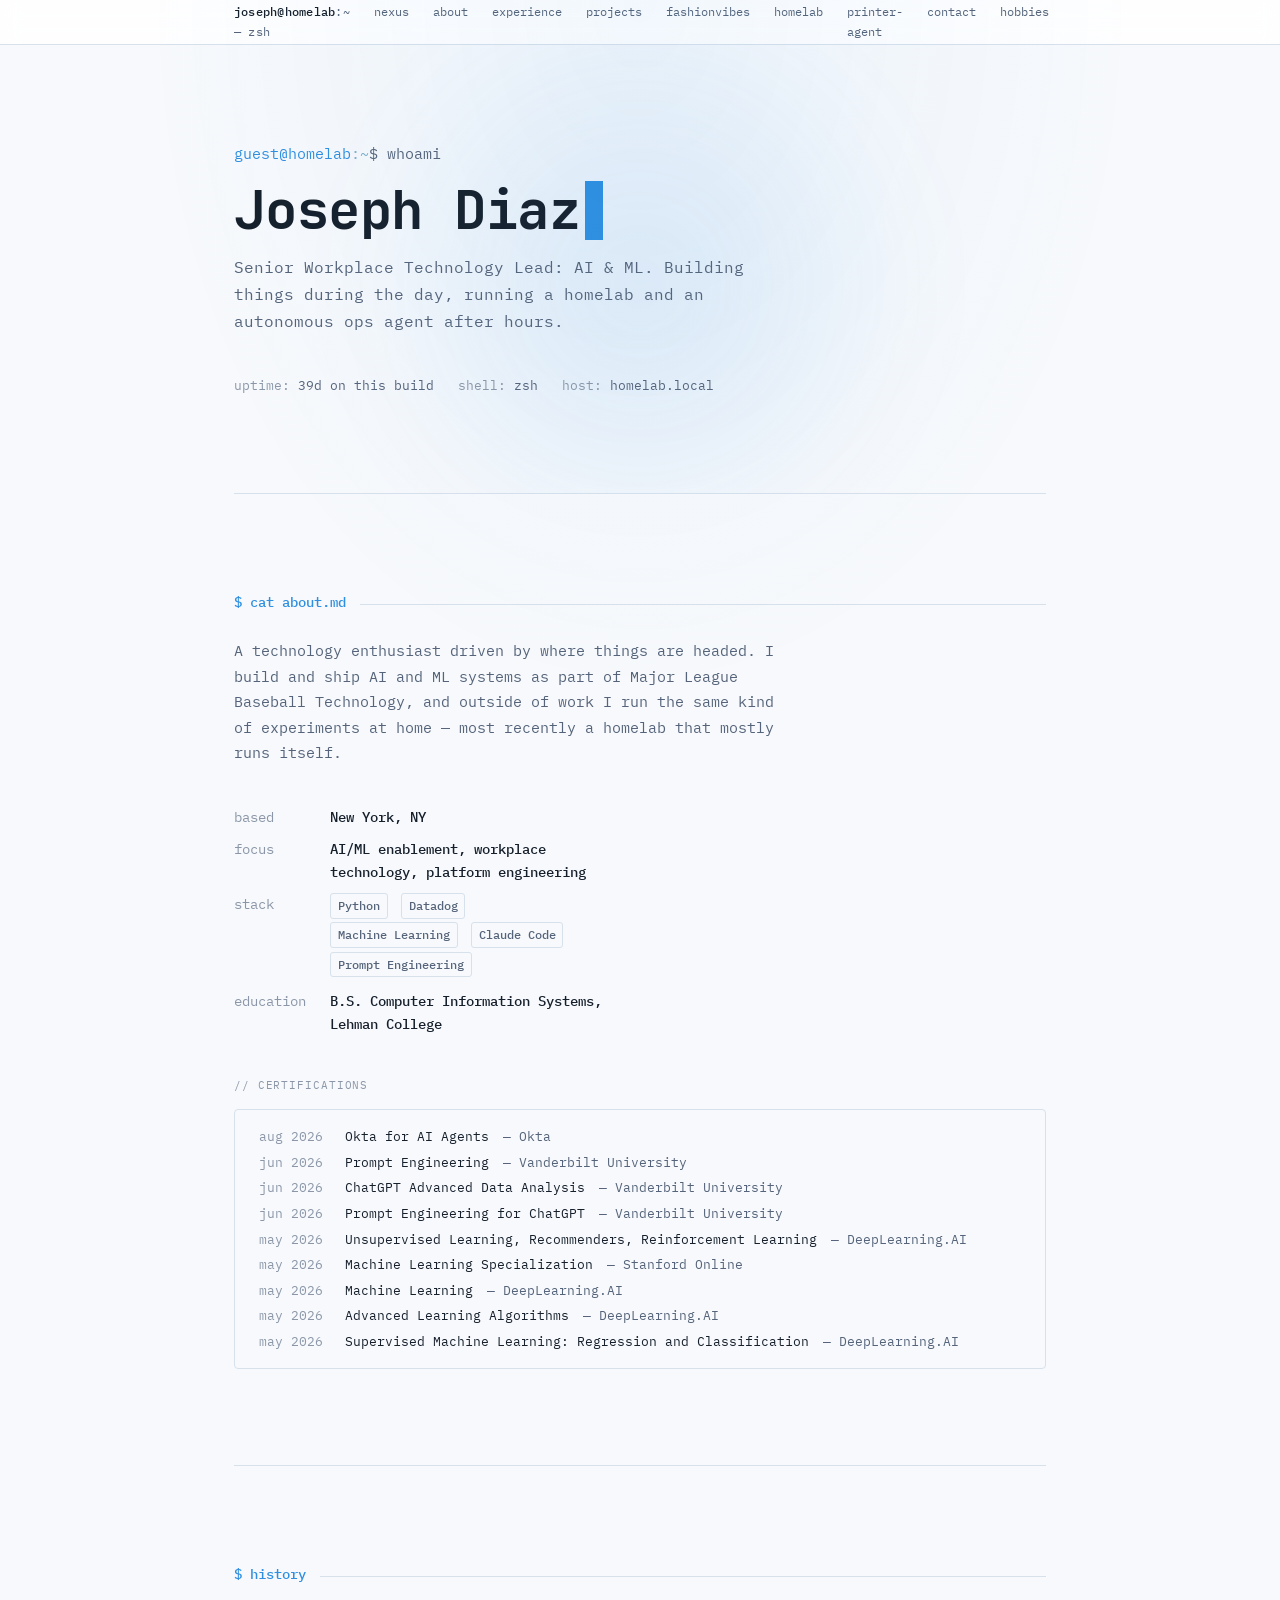
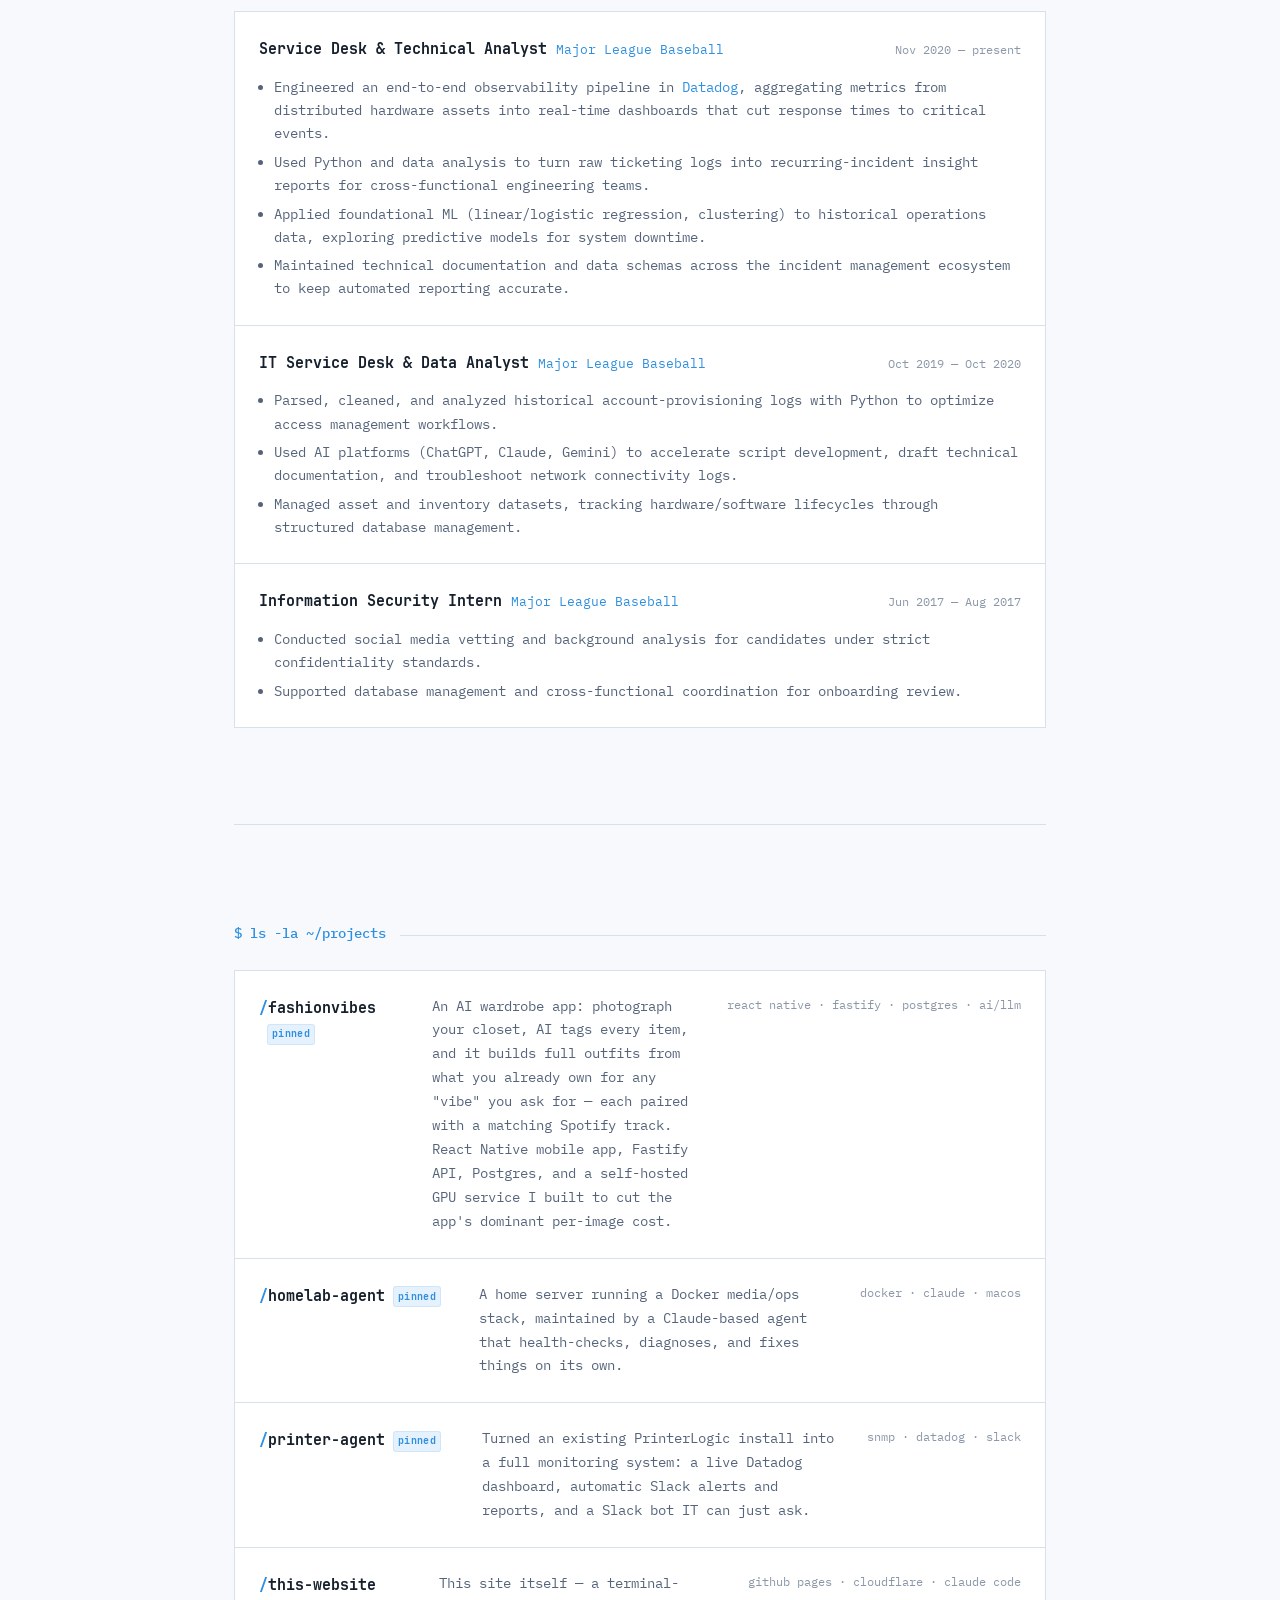
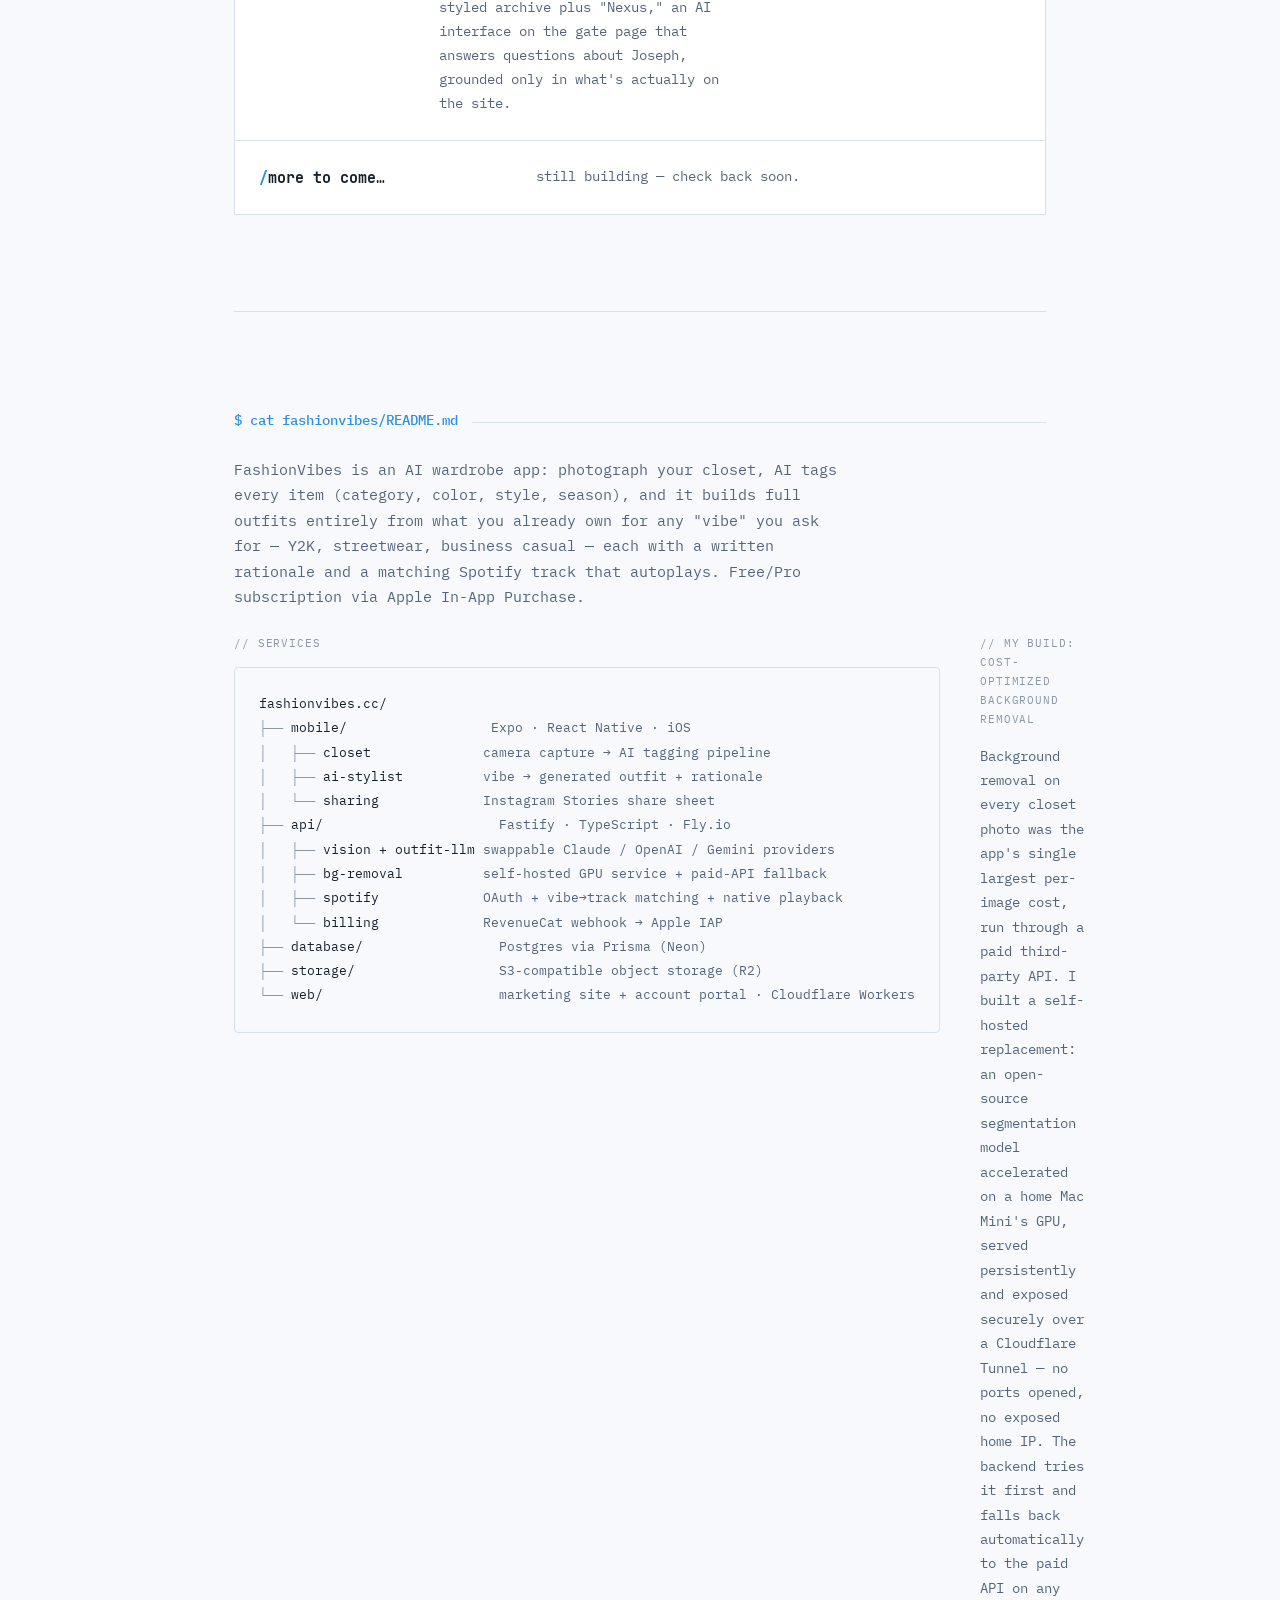
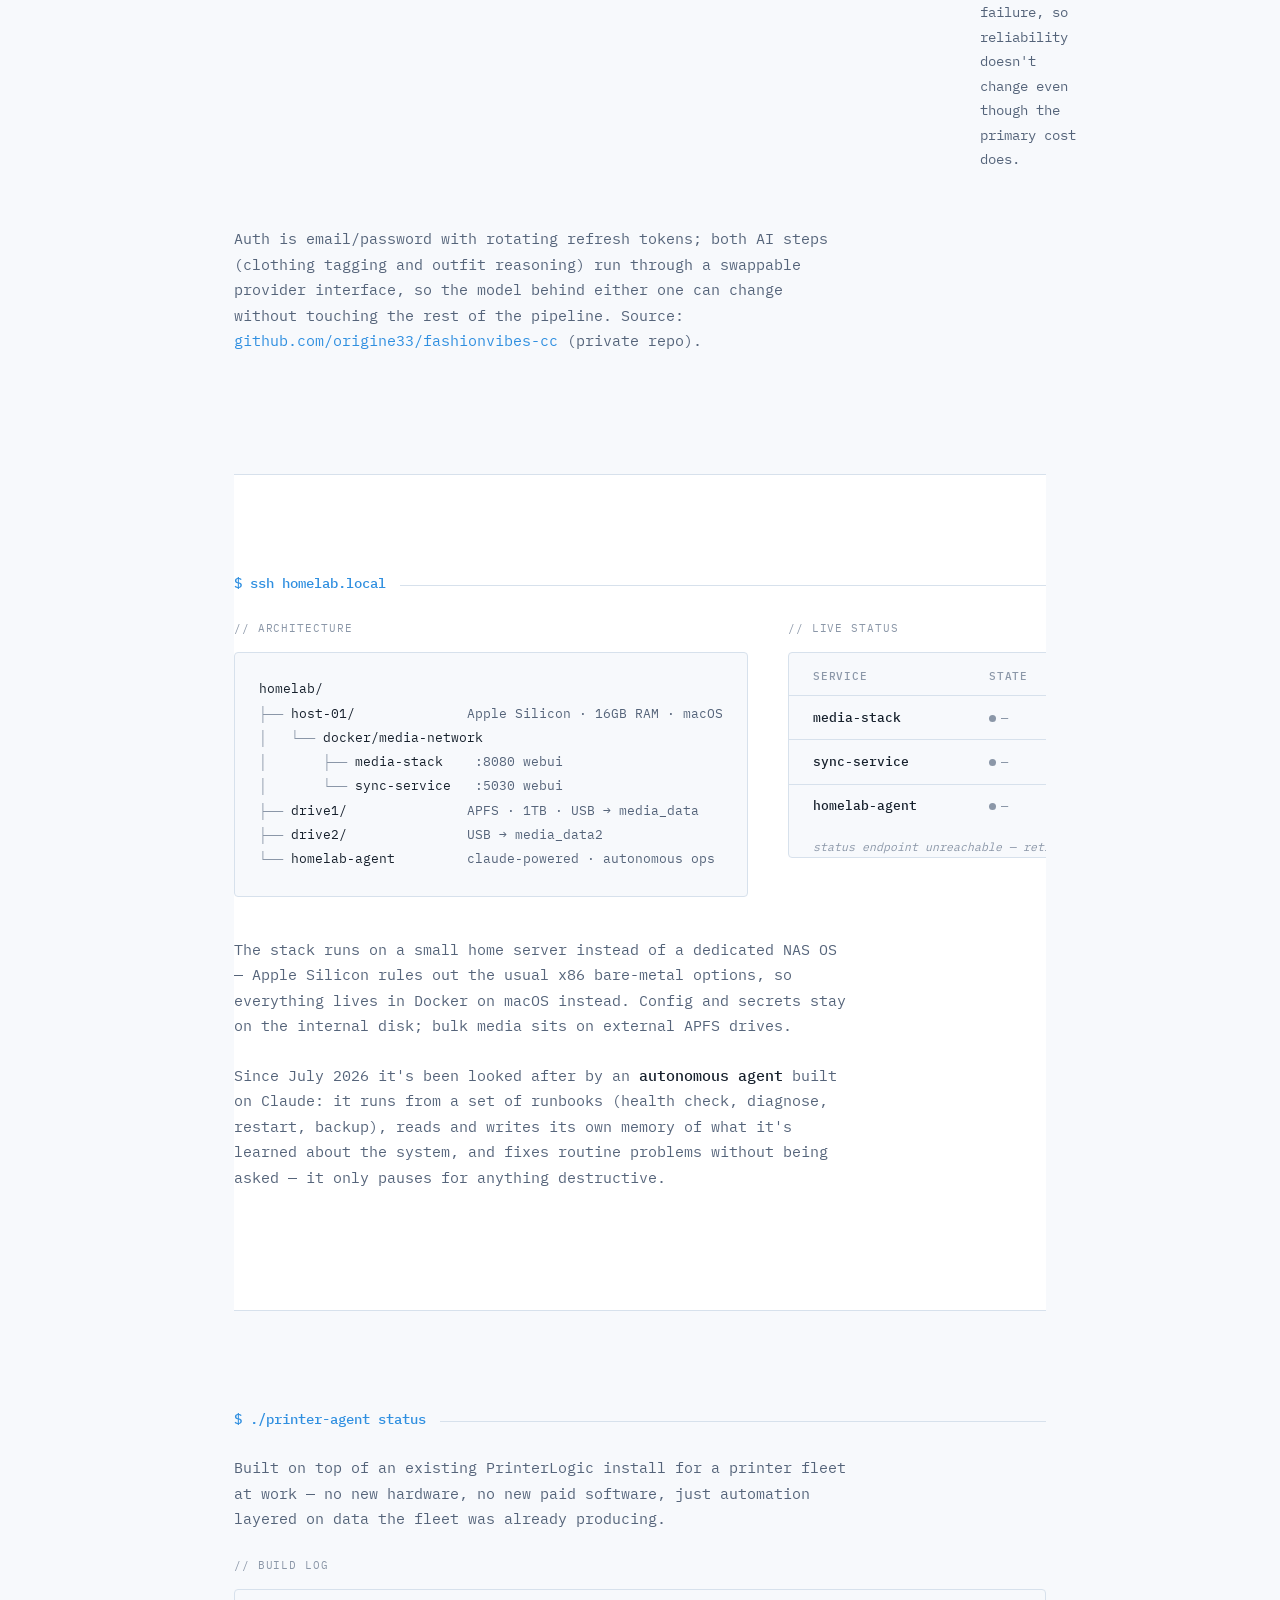
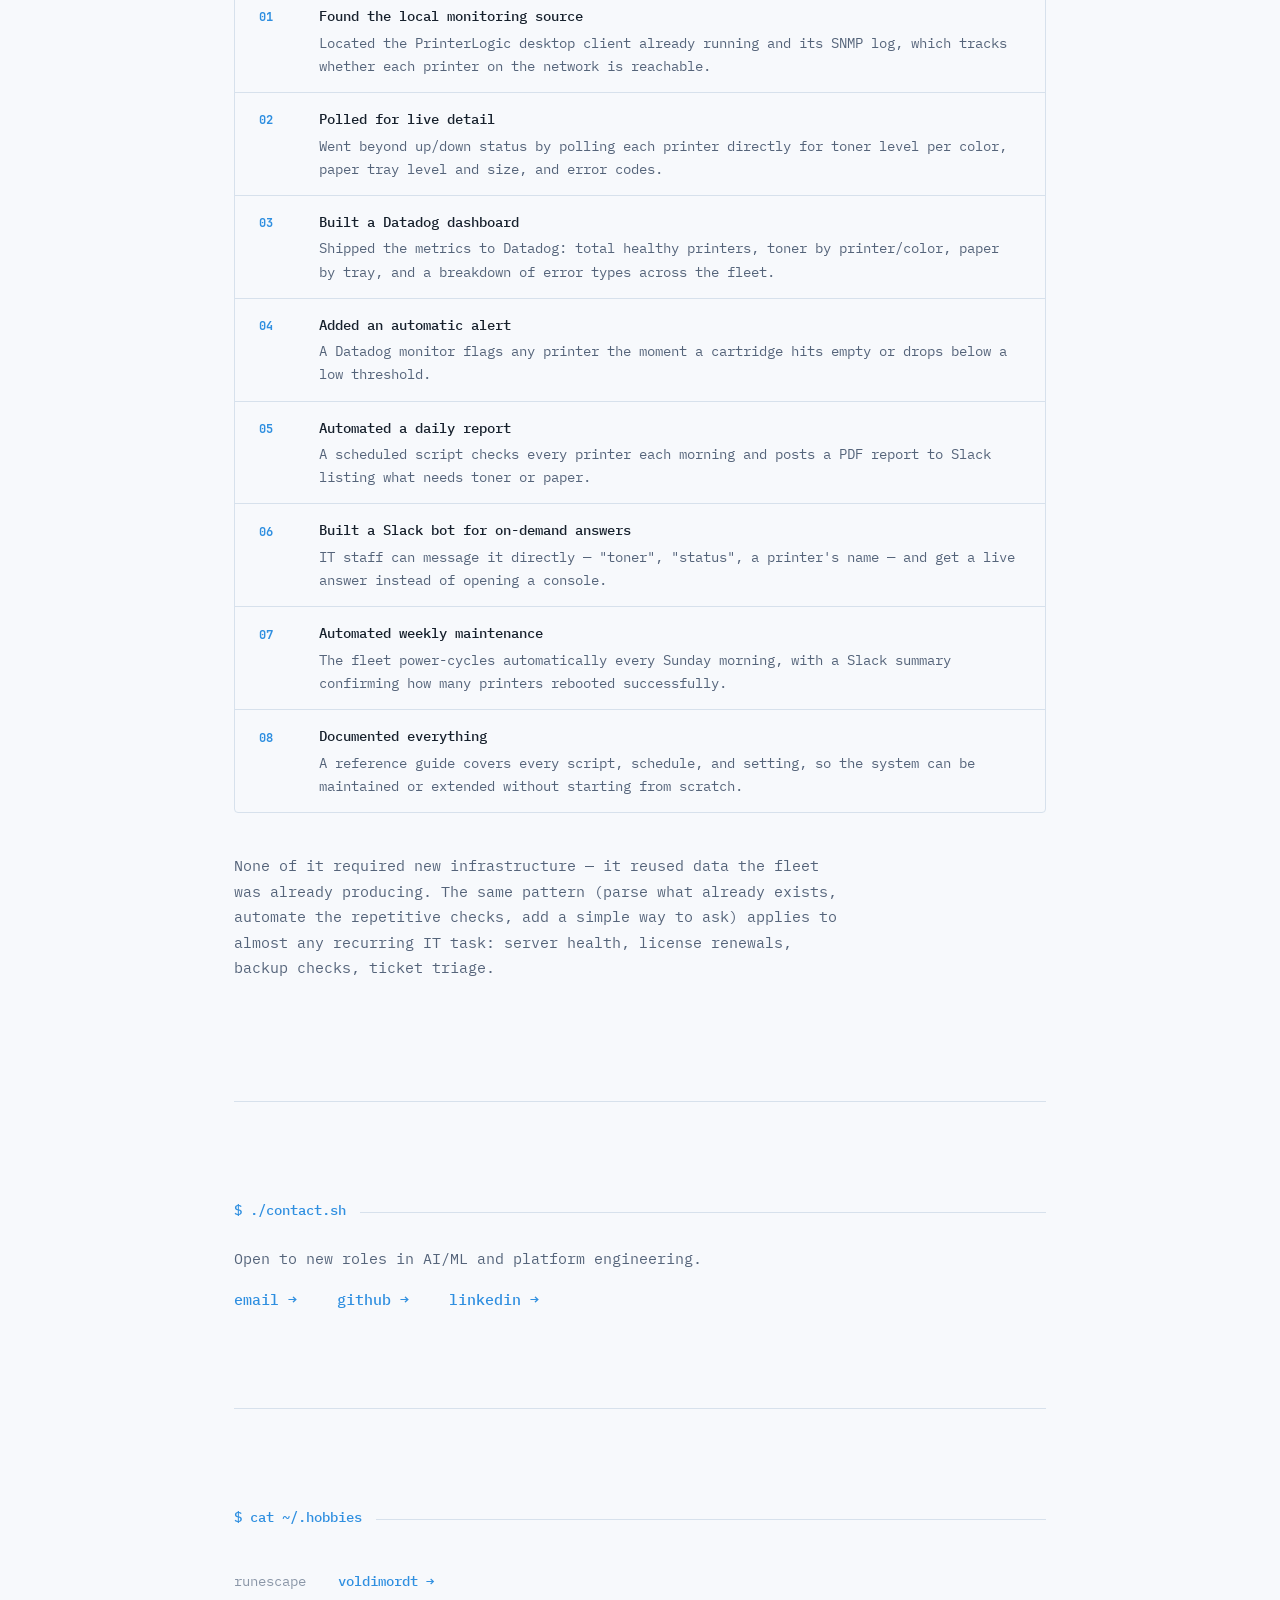
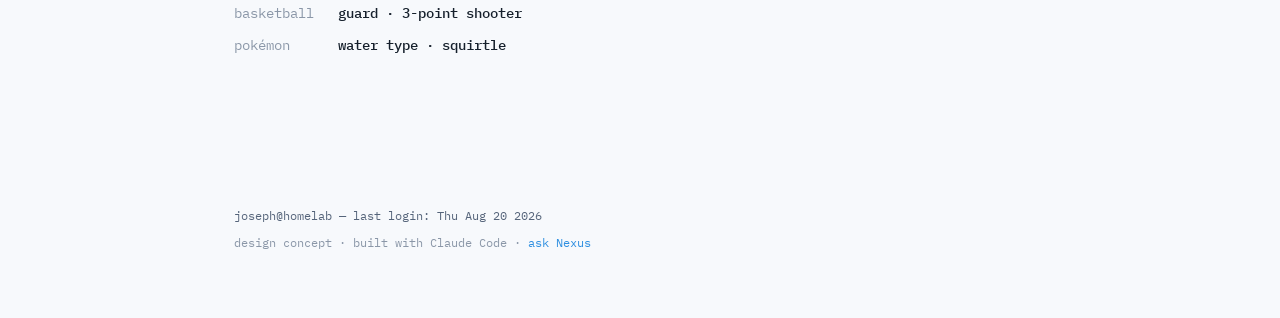
<file: portfolio.html>
<!doctype html>
<html lang="en">
<head>
  <meta charset="utf-8" />
  <meta name="viewport" content="width=device-width, initial-scale=1, viewport-fit=cover" />
  <title>joseph@homelab</title>
  <meta name="description" content="Portfolio of Joseph Diaz — software engineer and homelab builder." />
  <meta name="theme-color" content="#f7f9fc" />
  <meta property="og:title" content="joseph@homelab" />
  <meta property="og:description" content="Portfolio of Joseph Diaz — software engineer and homelab builder." />
  <meta property="og:type" content="website" />
  <link rel="icon" type="image/svg+xml" href="/favicon.svg" />
  <link rel="apple-touch-icon" href="/apple-touch-icon.png" />
  <link rel="manifest" href="/manifest.json" />
  <link rel="stylesheet" href="/assets/css/style.css" />
</head>
<body>

  <div class="titlebar">
    <div class="titlebar-inner">
      <div class="titlebar-tab"><strong>joseph@homelab</strong>:~ — zsh</div>
      <nav class="titlebar-nav">
        <a href="/">nexus</a>
        <a href="#about">about</a>
        <a href="#experience">experience</a>
        <a href="#projects">projects</a>
        <a href="#fashionvibes">fashionvibes</a>
        <a href="#homelab">homelab</a>
        <a href="#printer-agent">printer-agent</a>
        <a href="#contact">contact</a>
        <a href="#hobbies">hobbies</a>
      </nav>
    </div>
  </div>

  <main class="wrap">

    <section class="hero">
      <div class="hero-line"><span class="prompt">guest@homelab</span><span class="path">:~</span>$ whoami</div>
      <h1 class="hero-title">Joseph Diaz<span class="cursor">&nbsp;</span></h1>
      <p class="hero-tagline">Senior Workplace Technology Lead: AI &amp; ML. Building things during the day, running a homelab and an autonomous ops agent after hours.</p>
      <div class="hero-meta">
        <div>uptime: <span>39d on this build</span></div>
        <div>shell: <span>zsh</span></div>
        <div>host: <span>homelab.local</span></div>
      </div>
    </section>

    <section id="about">
      <div class="cmd"><span class="prompt">$ cat about.md</span><span class="rule"></span></div>
      <div class="about-body">
        <p data-reveal>A technology enthusiast driven by where things are headed. I build and ship AI and ML systems as part of Major League Baseball Technology, and outside of work I run the same kind of experiments at home — most recently a homelab that mostly runs itself.</p>
        <dl class="facts" data-reveal>
          <dt>based</dt><dd>New York, NY</dd>
          <dt>focus</dt><dd>AI/ML enablement, workplace technology, platform engineering</dd>
          <dt>stack</dt>
          <dd>
            <span class="tag">Python</span>
            <span class="tag">Datadog</span>
            <span class="tag">Machine Learning</span>
            <span class="tag">Claude Code</span>
            <span class="tag">Prompt Engineering</span>
          </dd>
          <dt>education</dt>
          <dd>B.S. Computer Information Systems, Lehman College</dd>
        </dl>

        <div class="panel-label" style="margin-top: var(--space-4);">// certifications</div>
        <div class="cred-log" data-reveal>
          <div class="cred-line"><span class="cred-date">aug 2026</span><a class="cred-name" href="https://www.credly.com/badges/b04c1371-9a6f-42fd-89a9-8b664f79ed10/linked_in_profile" target="_blank" rel="noopener">Okta for AI Agents</a><span class="cred-issuer"> — Okta</span></div>
          <div class="cred-line"><span class="cred-date">jun 2026</span><a class="cred-name" href="https://www.coursera.org/account/accomplishments/specialization/OZE96OSJ0IGH" target="_blank" rel="noopener">Prompt Engineering</a><span class="cred-issuer"> — Vanderbilt University</span></div>
          <div class="cred-line"><span class="cred-date">jun 2026</span><a class="cred-name" href="https://www.coursera.org/account/accomplishments/records/ICUQ3NPE1EM8" target="_blank" rel="noopener">ChatGPT Advanced Data Analysis</a><span class="cred-issuer"> — Vanderbilt University</span></div>
          <div class="cred-line"><span class="cred-date">jun 2026</span><a class="cred-name" href="https://www.coursera.org/account/accomplishments/records/W1350B8WLIB4" target="_blank" rel="noopener">Prompt Engineering for ChatGPT</a><span class="cred-issuer"> — Vanderbilt University</span></div>
          <div class="cred-line"><span class="cred-date">may 2026</span><a class="cred-name" href="https://www.coursera.org/account/accomplishments/records/R38987Q6MJXQ" target="_blank" rel="noopener">Unsupervised Learning, Recommenders, Reinforcement Learning</a><span class="cred-issuer"> — DeepLearning.AI</span></div>
          <div class="cred-line"><span class="cred-date">may 2026</span><a class="cred-name" href="https://www.coursera.org/account/accomplishments/specialization/5C5P1I5KAZZ6" target="_blank" rel="noopener">Machine Learning Specialization</a><span class="cred-issuer"> — Stanford Online</span></div>
          <div class="cred-line"><span class="cred-date">may 2026</span><a class="cred-name" href="https://www.coursera.org/account/accomplishments/specialization/5C5P1I5KAZZ6" target="_blank" rel="noopener">Machine Learning</a><span class="cred-issuer"> — DeepLearning.AI</span></div>
          <div class="cred-line"><span class="cred-date">may 2026</span><a class="cred-name" href="https://www.coursera.org/account/accomplishments/records/Z9OP1PV91OEC" target="_blank" rel="noopener">Advanced Learning Algorithms</a><span class="cred-issuer"> — DeepLearning.AI</span></div>
          <div class="cred-line"><span class="cred-date">may 2026</span><span class="cred-name">Supervised Machine Learning: Regression and Classification</span><span class="cred-issuer"> — DeepLearning.AI</span></div>
        </div>
      </div>
    </section>

    <section id="experience">
      <div class="cmd"><span class="prompt">$ history</span><span class="rule"></span></div>
      <div class="role-list">
        <div class="role" data-reveal>
          <div class="role-head">
            <span class="role-title">Service Desk &amp; Technical Analyst</span>
            <span class="role-company">Major League Baseball</span>
            <span class="role-dates">Nov 2020 — present</span>
          </div>
          <ul class="role-bullets">
            <li>Engineered an end-to-end observability pipeline in <a href="#printer-agent">Datadog</a>, aggregating metrics from distributed hardware assets into real-time dashboards that cut response times to critical events.</li>
            <li>Used Python and data analysis to turn raw ticketing logs into recurring-incident insight reports for cross-functional engineering teams.</li>
            <li>Applied foundational ML (linear/logistic regression, clustering) to historical operations data, exploring predictive models for system downtime.</li>
            <li>Maintained technical documentation and data schemas across the incident management ecosystem to keep automated reporting accurate.</li>
          </ul>
        </div>
        <div class="role" data-reveal>
          <div class="role-head">
            <span class="role-title">IT Service Desk &amp; Data Analyst</span>
            <span class="role-company">Major League Baseball</span>
            <span class="role-dates">Oct 2019 — Oct 2020</span>
          </div>
          <ul class="role-bullets">
            <li>Parsed, cleaned, and analyzed historical account-provisioning logs with Python to optimize access management workflows.</li>
            <li>Used AI platforms (ChatGPT, Claude, Gemini) to accelerate script development, draft technical documentation, and troubleshoot network connectivity logs.</li>
            <li>Managed asset and inventory datasets, tracking hardware/software lifecycles through structured database management.</li>
          </ul>
        </div>
        <div class="role" data-reveal>
          <div class="role-head">
            <span class="role-title">Information Security Intern</span>
            <span class="role-company">Major League Baseball</span>
            <span class="role-dates">Jun 2017 — Aug 2017</span>
          </div>
          <ul class="role-bullets">
            <li>Conducted social media vetting and background analysis for candidates under strict confidentiality standards.</li>
            <li>Supported database management and cross-functional coordination for onboarding review.</li>
          </ul>
        </div>
      </div>
    </section>

    <section id="projects">
      <div class="cmd"><span class="prompt">$ ls -la ~/projects</span><span class="rule"></span></div>
      <div class="proj-list">
        <div class="proj" data-reveal>
          <div class="proj-name"><span class="slash">/</span><a href="#fashionvibes">fashionvibes</a><span class="proj-pin">pinned</span></div>
          <div class="proj-desc">An AI wardrobe app: photograph your closet, AI tags every item, and it builds full outfits from what you already own for any "vibe" you ask for — each paired with a matching Spotify track. React Native mobile app, Fastify API, Postgres, and a self-hosted GPU service I built to cut the app's dominant per-image cost.</div>
          <div class="proj-tags">react native · fastify · postgres · ai/llm</div>
        </div>
        <div class="proj" data-reveal>
          <div class="proj-name"><span class="slash">/</span><a href="#homelab">homelab-agent</a><span class="proj-pin">pinned</span></div>
          <div class="proj-desc">A home server running a Docker media/ops stack, maintained by a Claude-based agent that health-checks, diagnoses, and fixes things on its own.</div>
          <div class="proj-tags">docker · claude · macos</div>
        </div>
        <div class="proj" data-reveal>
          <div class="proj-name"><span class="slash">/</span><a href="#printer-agent">printer-agent</a><span class="proj-pin">pinned</span></div>
          <div class="proj-desc">Turned an existing PrinterLogic install into a full monitoring system: a live Datadog dashboard, automatic Slack alerts and reports, and a Slack bot IT can just ask.</div>
          <div class="proj-tags">snmp · datadog · slack</div>
        </div>
        <div class="proj" data-reveal>
          <div class="proj-name"><span class="slash">/</span><a href="https://github.com/origine33/origine33.github.io" target="_blank" rel="noopener">this-website</a></div>
          <div class="proj-desc">This site itself — a terminal-styled archive plus "Nexus," an AI interface on the gate page that answers questions about Joseph, grounded only in what's actually on the site.</div>
          <div class="proj-tags">github pages · cloudflare · claude code</div>
        </div>
        <div class="proj" data-reveal>
          <div class="proj-name"><span class="slash">/</span><span class="fill">more to come…</span></div>
          <div class="proj-desc fill">still building — check back soon.</div>
          <div class="proj-tags"></div>
        </div>
      </div>
    </section>

    <section id="fashionvibes">
      <div class="cmd"><span class="prompt">$ cat fashionvibes/README.md</span><span class="rule"></span></div>

      <div class="homelab-copy" data-reveal>
        <p>FashionVibes is an AI wardrobe app: photograph your closet, AI tags every item (category, color, style, season), and it builds full outfits entirely from what you already own for any "vibe" you ask for — Y2K, streetwear, business casual — each with a written rationale and a matching Spotify track that autoplays. Free/Pro subscription via Apple In-App Purchase.</p>
      </div>

      <div class="homelab-grid">
        <div data-reveal>
          <div class="panel-label">// services</div>
          <div class="tree">fashionvibes.cc/
<span class="dim">├──</span> <span class="node">mobile/</span>                  <span class="meta">Expo · React Native · iOS</span>
<span class="dim">│   ├──</span> <span class="node">closet</span>              <span class="meta">camera capture → AI tagging pipeline</span>
<span class="dim">│   ├──</span> <span class="node">ai-stylist</span>          <span class="meta">vibe → generated outfit + rationale</span>
<span class="dim">│   └──</span> <span class="node">sharing</span>             <span class="meta">Instagram Stories share sheet</span>
<span class="dim">├──</span> <span class="node">api/</span>                      <span class="meta">Fastify · TypeScript · Fly.io</span>
<span class="dim">│   ├──</span> <span class="node">vision + outfit-llm</span> <span class="meta">swappable Claude / OpenAI / Gemini providers</span>
<span class="dim">│   ├──</span> <span class="node">bg-removal</span>          <span class="meta">self-hosted GPU service + paid-API fallback</span>
<span class="dim">│   ├──</span> <span class="node">spotify</span>             <span class="meta">OAuth + vibe→track matching + native playback</span>
<span class="dim">│   └──</span> <span class="node">billing</span>             <span class="meta">RevenueCat webhook → Apple IAP</span>
<span class="dim">├──</span> <span class="node">database/</span>                 <span class="meta">Postgres via Prisma (Neon)</span>
<span class="dim">├──</span> <span class="node">storage/</span>                  <span class="meta">S3-compatible object storage (R2)</span>
<span class="dim">└──</span> <span class="node">web/</span>                      <span class="meta">marketing site + account portal · Cloudflare Workers</span></div>
        </div>

        <div data-reveal>
          <div class="panel-label">// my build: cost-optimized background removal</div>
          <p style="color: var(--text-dim); font-size: 0.9rem; line-height: 1.7;">Background removal on every closet photo was the app's single largest per-image cost, run through a paid third-party API. I built a self-hosted replacement: an open-source segmentation model accelerated on a home Mac Mini's GPU, served persistently and exposed securely over a Cloudflare Tunnel — no ports opened, no exposed home IP. The backend tries it first and falls back automatically to the paid API on any failure, so reliability doesn't change even though the primary cost does.</p>
        </div>
      </div>

      <div class="homelab-copy" data-reveal>
        <p>Auth is email/password with rotating refresh tokens; both AI steps (clothing tagging and outfit reasoning) run through a swappable provider interface, so the model behind either one can change without touching the rest of the pipeline. Source: <a href="https://github.com/origine33/fashionvibes-cc" target="_blank" rel="noopener">github.com/origine33/fashionvibes-cc</a> (private repo).</p>
      </div>
    </section>

    <section id="homelab">
      <div class="cmd"><span class="prompt">$ ssh homelab.local</span><span class="rule"></span></div>

      <div class="homelab-grid">
        <div data-reveal>
          <div class="panel-label">// architecture</div>
          <div class="tree">homelab/
<span class="dim">├──</span> <span class="node">host-01/</span>              <span class="meta">Apple Silicon · 16GB RAM · macOS</span>
<span class="dim">│   └──</span> <span class="node">docker/media-network</span>
<span class="dim">│       ├──</span> <span class="node">media-stack</span>    <span class="meta">:8080 webui</span>
<span class="dim">│       └──</span> <span class="node">sync-service</span>   <span class="meta">:5030 webui</span>
<span class="dim">├──</span> <span class="node">drive1/</span>               <span class="meta">APFS · 1TB · USB → media_data</span>
<span class="dim">├──</span> <span class="node">drive2/</span>               <span class="meta">USB → media_data2</span>
<span class="dim">└──</span> <span class="node">homelab-agent</span>         <span class="meta">claude-powered · autonomous ops</span></div>
        </div>

        <div data-reveal>
          <div class="panel-label">// live status</div>
          <div class="status-table">
            <table class="status" data-status-table>
              <thead><tr><th>service</th><th>state</th><th>up</th></tr></thead>
              <tbody>
                <tr data-service="media-stack">
                  <td class="svc">media-stack</td>
                  <td><span class="pill up" data-pill>up</span></td>
                  <td data-uptime>4d</td>
                </tr>
                <tr data-service="sync-service">
                  <td class="svc">sync-service</td>
                  <td><span class="pill up" data-pill>up</span></td>
                  <td data-uptime>4d</td>
                </tr>
                <tr data-service="homelab-agent">
                  <td class="svc">homelab-agent</td>
                  <td><span class="pill up" data-pill>up</span></td>
                  <td data-uptime>39d</td>
                </tr>
              </tbody>
            </table>
            <div class="status-caption" data-status-caption>// loading live status…</div>
          </div>
        </div>
      </div>

      <div class="homelab-copy" data-reveal>
        <p>The stack runs on a small home server instead of a dedicated NAS OS — Apple Silicon rules out the usual x86 bare-metal options, so everything lives in Docker on macOS instead. Config and secrets stay on the internal disk; bulk media sits on external APFS drives.</p>
        <p>Since July 2026 it's been looked after by an <strong>autonomous agent</strong> built on Claude: it runs from a set of runbooks (health check, diagnose, restart, backup), reads and writes its own memory of what it's learned about the system, and fixes routine problems without being asked — it only pauses for anything destructive.</p>
      </div>
    </section>

    <section id="printer-agent">
      <div class="cmd"><span class="prompt">$ ./printer-agent status</span><span class="rule"></span></div>

      <div class="homelab-copy" data-reveal>
        <p>Built on top of an existing PrinterLogic install for a printer fleet at work — no new hardware, no new paid software, just automation layered on data the fleet was already producing.</p>
      </div>

      <div class="panel-label">// build log</div>
      <ol class="steps">
        <li class="step" data-reveal>
          <span class="step-index">01</span>
          <div>
            <div class="step-title">Found the local monitoring source</div>
            <div class="step-desc">Located the PrinterLogic desktop client already running and its SNMP log, which tracks whether each printer on the network is reachable.</div>
          </div>
        </li>
        <li class="step" data-reveal>
          <span class="step-index">02</span>
          <div>
            <div class="step-title">Polled for live detail</div>
            <div class="step-desc">Went beyond up/down status by polling each printer directly for toner level per color, paper tray level and size, and error codes.</div>
          </div>
        </li>
        <li class="step" data-reveal>
          <span class="step-index">03</span>
          <div>
            <div class="step-title">Built a Datadog dashboard</div>
            <div class="step-desc">Shipped the metrics to Datadog: total healthy printers, toner by printer/color, paper by tray, and a breakdown of error types across the fleet.</div>
          </div>
        </li>
        <li class="step" data-reveal>
          <span class="step-index">04</span>
          <div>
            <div class="step-title">Added an automatic alert</div>
            <div class="step-desc">A Datadog monitor flags any printer the moment a cartridge hits empty or drops below a low threshold.</div>
          </div>
        </li>
        <li class="step" data-reveal>
          <span class="step-index">05</span>
          <div>
            <div class="step-title">Automated a daily report</div>
            <div class="step-desc">A scheduled script checks every printer each morning and posts a PDF report to Slack listing what needs toner or paper.</div>
          </div>
        </li>
        <li class="step" data-reveal>
          <span class="step-index">06</span>
          <div>
            <div class="step-title">Built a Slack bot for on-demand answers</div>
            <div class="step-desc">IT staff can message it directly — "toner", "status", a printer's name — and get a live answer instead of opening a console.</div>
          </div>
        </li>
        <li class="step" data-reveal>
          <span class="step-index">07</span>
          <div>
            <div class="step-title">Automated weekly maintenance</div>
            <div class="step-desc">The fleet power-cycles automatically every Sunday morning, with a Slack summary confirming how many printers rebooted successfully.</div>
          </div>
        </li>
        <li class="step" data-reveal>
          <span class="step-index">08</span>
          <div>
            <div class="step-title">Documented everything</div>
            <div class="step-desc">A reference guide covers every script, schedule, and setting, so the system can be maintained or extended without starting from scratch.</div>
          </div>
        </li>
      </ol>

      <div class="homelab-copy" data-reveal>
        <p>None of it required new infrastructure — it reused data the fleet was already producing. The same pattern (parse what already exists, automate the repetitive checks, add a simple way to ask) applies to almost any recurring IT task: server health, license renewals, backup checks, ticket triage.</p>
      </div>
    </section>

    <section id="contact">
      <div class="cmd"><span class="prompt">$ ./contact.sh</span><span class="rule"></span></div>
      <p style="color:var(--text-dim); max-width:56ch;">Open to new roles in AI/ML and platform engineering.</p>
      <div class="contact-links" data-reveal>
        <a href="mailto:josephdiaz17@gmail.com">email →</a>
        <a href="https://github.com/origine33" target="_blank" rel="noopener">github →</a>
        <a href="https://www.linkedin.com/in/josephdiaz17" target="_blank" rel="noopener">linkedin →</a>
      </div>
    </section>

    <section id="hobbies">
      <div class="cmd"><span class="prompt">$ cat ~/.hobbies</span><span class="rule"></span></div>
      <dl class="facts" data-reveal>
        <dt>runescape</dt>
        <dd><a href="https://www.runeprofile.com/voldimordt" target="_blank" rel="noopener">voldimordt →</a></dd>
        <dt>basketball</dt>
        <dd>guard · 3-point shooter</dd>
        <dt>pokémon</dt>
        <dd>water type · squirtle</dd>
      </dl>
    </section>

    <footer>
      <div class="motd">joseph@homelab — last login: Thu Aug 20 2026</div>
      <div>design concept · built with Claude Code · <a href="/">ask Nexus</a></div>
    </footer>

  </main>

  <script src="/assets/js/reveal.js"></script>
  <script src="/assets/js/status.js"></script>
  <script src="/assets/js/analytics.js"></script>
</body>
</html>
</file>
<file: assets/css/style.css>
@font-face {
  font-family: 'JetBrains Mono';
  font-weight: 700;
  font-style: normal;
  font-display: swap;
  src: url('../fonts/JetBrainsMono-Bold.woff2') format('woff2');
}
@font-face {
  font-family: 'IBM Plex Mono';
  font-weight: 400;
  font-style: normal;
  font-display: swap;
  src: url('../fonts/IBMPlexMono-Regular.woff2') format('woff2');
}
@font-face {
  font-family: 'IBM Plex Mono';
  font-weight: 500;
  font-style: normal;
  font-display: swap;
  src: url('../fonts/IBMPlexMono-Medium.woff2') format('woff2');
}

:root {
  --bg: #f7f9fc;
  --surface: #ffffff;
  --surface-raised: #eef4fb;
  --border: #d7e1ec;
  --text: #16202c;
  --text-dim: #55647a;
  --text-faint: #8b97a8;
  --accent: #2f8fe0;
  --accent-hover: #1f6fc0;
  --accent-soft: rgba(47, 143, 224, 0.12);
  --ok: #1f9d5c;
  --down: #c9382d;

  --font-display: 'JetBrains Mono', ui-monospace, 'SF Mono', Menlo, monospace;
  --font-body: 'IBM Plex Mono', ui-monospace, 'SF Mono', Menlo, monospace;

  --space-1: 0.5rem;
  --space-2: 0.875rem;
  --space-3: 1.5rem;
  --space-4: 2.5rem;
  --space-5: 4rem;
  --space-6: 6rem;
}

* { box-sizing: border-box; }

html { color-scheme: light; }

body {
  margin: 0;
  background: var(--bg);
  color: var(--text);
  font-family: var(--font-body);
  font-weight: 400;
  font-size: 15px;
  line-height: 1.7;
  -webkit-font-smoothing: antialiased;
}

body::after {
  content: '';
  position: fixed;
  inset: 0;
  pointer-events: none;
  z-index: 49;
  background: radial-gradient(ellipse at 50% 0%, rgba(47, 143, 224, 0.06), transparent 55%);
}

a { color: var(--accent); text-decoration: none; }
a:hover { text-decoration: underline; text-underline-offset: 3px; }
a:focus-visible, button:focus-visible {
  outline: 2px solid var(--accent);
  outline-offset: 2px;
}

::selection { background: var(--accent-soft); color: var(--text); }

/* ---------- scroll reveal ---------- */
/* Visible by default (progressive enhancement) — reveal.js adds
   .js-reveal-ready only once it confirms it's running and the visitor
   hasn't asked for reduced motion, so a blocked/failed script never hides
   content. */
[data-reveal] {
  transition: opacity 0.6s ease, transform 0.6s ease;
  transition-delay: var(--reveal-delay, 0ms);
}
.js-reveal-ready [data-reveal]:not(.in-view) {
  opacity: 0;
  transform: translateY(14px);
}
@media (prefers-reduced-motion: reduce) {
  [data-reveal] { transition: none; }
  .js-reveal-ready [data-reveal]:not(.in-view) { opacity: 1; transform: none; }
}

/* ---------- ambient background glow (drifting, on-brand) ---------- */
@keyframes blob-drift {
  0%, 100% { transform: translate(-4%, -6%) scale(1); }
  33% { transform: translate(3%, 5%) scale(1.08); }
  66% { transform: translate(-3%, 4%) scale(0.95); }
}
@media (prefers-reduced-motion: reduce) {
  .hero::before, #homelab::before { animation: none; }
}

.wrap {
  max-width: 860px;
  margin: 0 auto;
  padding: 0 var(--space-3);
}

/* ---------- titlebar ---------- */

.titlebar {
  position: sticky;
  top: 0;
  z-index: 40;
  background: rgba(255, 255, 255, 0.86);
  backdrop-filter: blur(10px);
  border-bottom: 1px solid var(--border);
}

.titlebar-inner {
  max-width: 860px;
  margin: 0 auto;
  padding: 0 var(--space-3);
  height: 44px;
  display: flex;
  align-items: center;
  gap: var(--space-3);
}

.titlebar-tab {
  font-size: 0.75rem;
  color: var(--text-dim);
  letter-spacing: 0.02em;
}
.titlebar-tab strong { color: var(--text); font-weight: 500; }

.titlebar-nav {
  margin-left: auto;
  display: flex;
  gap: var(--space-3);
  font-size: 0.75rem;
}
.titlebar-nav a {
  position: relative;
  color: var(--text-dim);
  text-decoration: none;
  transition: color 0.2s ease;
}
.titlebar-nav a::after {
  content: '';
  position: absolute;
  left: 0;
  right: 0;
  bottom: -4px;
  height: 1px;
  background: var(--accent);
  transform: scaleX(0);
  transform-origin: left;
  transition: transform 0.25s ease;
}
.titlebar-nav a:hover { color: var(--accent); text-decoration: none; }
.titlebar-nav a:hover::after { transform: scaleX(1); }

@media (max-width: 640px) {
  /* Padding-top on .titlebar-inner alone doesn't move the bar itself — a
     sticky element's top edge sits flush at the true top of the page
     regardless of its own content's padding. Push the whole bar down by
     giving body matching top spacing, with .titlebar's sticky offset set
     to the same value so it stays put (rather than jumping flush to the
     true top) once scrolled past that point. */
  body { padding-top: max(1.75rem, env(safe-area-inset-top) + 0.75rem); }
  .titlebar { top: max(1.75rem, env(safe-area-inset-top) + 0.75rem); }
  .titlebar-tab { display: none; }
  .titlebar-inner {
    padding-top: 0.6rem;
    padding-bottom: 0.6rem;
    height: auto;
  }
  .titlebar-nav {
    overflow-x: auto;
    flex-shrink: 1;
    -webkit-overflow-scrolling: touch;
    scrollbar-width: none;
  }
  .titlebar-nav::-webkit-scrollbar { display: none; }
  .titlebar-nav a { flex-shrink: 0; }
}

/* ---------- section eyebrow (command line) ---------- */

.cmd {
  display: flex;
  align-items: baseline;
  gap: var(--space-2);
  margin-bottom: var(--space-3);
}
.cmd .prompt {
  color: var(--accent);
  font-weight: 500;
  white-space: nowrap;
  font-size: 0.9rem;
}
.cmd .rule {
  flex: 1;
  height: 1px;
  background: var(--border);
  transform: translateY(-2px);
}

section {
  padding: var(--space-6) 0;
  border-bottom: 1px solid var(--border);
}
section:last-of-type { border-bottom: none; }

h1, h2, h3 {
  font-family: var(--font-display);
  font-weight: 700;
  text-wrap: balance;
  margin: 0;
}

/* ---------- hero ---------- */

.hero {
  position: relative;
  overflow: hidden;
  padding-top: var(--space-6);
}
.hero::before {
  content: '';
  position: absolute;
  top: -25%;
  left: 50%;
  width: 700px;
  height: 700px;
  margin-left: -350px;
  background: radial-gradient(circle at 50% 50%, rgba(47, 143, 224, 0.12), transparent 60%);
  filter: blur(40px);
  pointer-events: none;
  z-index: -1;
  animation: blob-drift 22s ease-in-out infinite;
}

.hero-line {
  font-size: 0.95rem;
  color: var(--text-dim);
  margin-bottom: var(--space-2);
}
.hero-line .prompt { color: var(--accent); }
.hero-line .path { color: #7bb0c9; }

h1.hero-title {
  font-size: clamp(2.1rem, 6vw, 3.4rem);
  line-height: 1.08;
  letter-spacing: -0.01em;
  margin-bottom: var(--space-2);
}

.hero-title .cursor {
  display: inline-block;
  width: 0.55ch;
  background: var(--accent);
  margin-left: 0.1em;
  animation: blink 1.05s steps(1) infinite;
}
@media (prefers-reduced-motion: reduce) {
  .hero-title .cursor { animation: none; opacity: 1; }
}
@keyframes blink { 50% { opacity: 0; } }

.hero-tagline {
  color: var(--text-dim);
  max-width: 56ch;
  font-size: 1rem;
  margin-top: var(--space-2);
}
.hero-tagline .fill { color: var(--text-faint); font-style: italic; }

.hero-meta {
  display: flex;
  flex-wrap: wrap;
  gap: var(--space-1) var(--space-3);
  margin-top: var(--space-4);
  font-size: 0.8rem;
  color: var(--text-faint);
}
.hero-meta span { color: var(--text-dim); }

/* ---------- about ---------- */

.about-body p {
  max-width: 62ch;
  color: var(--text-dim);
  margin: 0 0 var(--space-3);
}
.about-body .fill { color: var(--text-faint); font-style: italic; }

.facts {
  margin-top: var(--space-4);
  display: grid;
  grid-template-columns: max-content 1fr;
  row-gap: 0.55rem;
  column-gap: var(--space-3);
  font-size: 0.85rem;
  max-width: 46ch;
}
.facts dt { color: var(--text-faint); }
.facts dd { margin: 0; color: var(--text); font-weight: 500; }
.facts .tag {
  display: inline-block;
  margin: 0 0.4em 0.3em 0;
  padding: 0.1em 0.55em;
  border: 1px solid var(--border);
  border-radius: 3px;
  color: var(--text-dim);
  font-size: 0.78rem;
}

.cred-log {
  background: var(--bg);
  border: 1px solid var(--border);
  border-radius: 4px;
  padding: var(--space-2) var(--space-3);
  font-size: 0.8rem;
  line-height: 2;
  overflow-x: auto;
}
.cred-line {
  display: flex;
  flex-wrap: wrap;
  column-gap: var(--space-2);
  white-space: nowrap;
}
.cred-date {
  color: var(--text-faint);
  width: 4.5rem;
  flex-shrink: 0;
  font-variant-numeric: tabular-nums;
}
.cred-name, a.cred-name {
  color: var(--text);
  text-decoration: none;
}
a.cred-name:hover {
  color: var(--accent);
  text-decoration: underline;
  text-underline-offset: 2px;
}
.cred-issuer { color: var(--text-dim); }

@media (max-width: 640px) {
  .cred-line { white-space: normal; }
}

/* ---------- experience ---------- */

.role-list {
  display: grid;
  gap: 1px;
  background: var(--border);
  border: 1px solid var(--border);
}
.role {
  background: var(--surface);
  padding: var(--space-3);
  transition: background 0.15s ease, transform 0.15s ease, box-shadow 0.15s ease;
}
.role:hover {
  background: var(--surface-raised);
  transform: translateY(-2px);
  box-shadow: 0 6px 16px rgba(30, 60, 100, 0.12);
}

.role-head {
  display: flex;
  flex-wrap: wrap;
  align-items: baseline;
  gap: 0.6em;
}
.role-title {
  font-family: var(--font-display);
  font-weight: 700;
  color: var(--text);
  font-size: 0.95rem;
}
.role-company { color: var(--accent); font-size: 0.8rem; }
.role-dates {
  margin-left: auto;
  color: var(--text-faint);
  font-size: 0.75rem;
  font-variant-numeric: tabular-nums;
}

.role-bullets {
  margin: var(--space-2) 0 0;
  padding-left: 1.1em;
  color: var(--text-dim);
  font-size: 0.85rem;
}
.role-bullets li { margin-bottom: 0.35rem; }
.role-bullets li:last-child { margin-bottom: 0; }

/* ---------- projects ---------- */

.proj-list {
  display: grid;
  gap: 1px;
  background: var(--border);
  border: 1px solid var(--border);
}

.proj {
  background: var(--surface);
  padding: var(--space-3);
  display: grid;
  grid-template-columns: 1.1fr 2fr auto;
  gap: var(--space-3);
  align-items: start;
  transition: background 0.15s ease, transform 0.15s ease, box-shadow 0.15s ease;
}
.proj:hover {
  background: var(--surface-raised);
  transform: translateY(-2px);
  box-shadow: 0 6px 16px rgba(30, 60, 100, 0.12);
}

.proj-name {
  font-family: var(--font-display);
  font-weight: 700;
  font-size: 0.95rem;
  color: var(--text);
}
.proj-name a { color: inherit; }
.proj-name .slash { color: var(--accent); }

.proj-pin {
  display: inline-block;
  margin-left: var(--space-1);
  font-size: 0.65rem;
  color: var(--accent);
  border: 1px solid var(--accent-soft);
  background: var(--accent-soft);
  padding: 0.05em 0.4em;
  border-radius: 3px;
  vertical-align: middle;
  letter-spacing: 0.03em;
}

.proj-desc { color: var(--text-dim); font-size: 0.88rem; }
.proj-desc .fill { color: var(--text-faint); font-style: italic; }

.proj-tags { font-size: 0.75rem; color: var(--text-faint); text-align: right; white-space: nowrap; }

@media (max-width: 640px) {
  .proj { grid-template-columns: 1fr; }
  .proj-tags { text-align: left; }
}

/* ---------- homelab feature ---------- */

#homelab {
  position: relative;
  overflow: hidden;
  background: var(--surface);
}
#homelab::before {
  content: '';
  position: absolute;
  top: -15%;
  right: -10%;
  width: 600px;
  height: 600px;
  background: radial-gradient(circle at 50% 50%, rgba(99, 140, 255, 0.10), transparent 60%);
  filter: blur(45px);
  pointer-events: none;
  z-index: -1;
  animation: blob-drift 26s ease-in-out infinite reverse;
}

.homelab-grid {
  display: grid;
  grid-template-columns: 1fr 1fr;
  gap: var(--space-4);
  margin-bottom: var(--space-4);
}
@media (max-width: 760px) {
  .homelab-grid { grid-template-columns: 1fr; }
}

.panel-label {
  font-size: 0.7rem;
  letter-spacing: 0.08em;
  text-transform: uppercase;
  color: var(--text-faint);
  margin-bottom: var(--space-2);
}

.tree {
  background: var(--bg);
  border: 1px solid var(--border);
  border-radius: 4px;
  padding: var(--space-3);
  font-size: 0.82rem;
  line-height: 1.85;
  overflow-x: auto;
  white-space: pre;
}
.tree .dim { color: var(--text-faint); }
.tree .node { color: var(--text); }
.tree .meta { color: var(--text-dim); }

.status-table {
  background: var(--bg);
  border: 1px solid var(--border);
  border-radius: 4px;
  overflow-x: auto;
}
table.status {
  width: 100%;
  border-collapse: collapse;
  font-size: 0.82rem;
  min-width: 360px;
}
table.status th {
  text-align: left;
  font-weight: 500;
  color: var(--text-faint);
  font-size: 0.68rem;
  letter-spacing: 0.07em;
  text-transform: uppercase;
  padding: var(--space-2) var(--space-3) 0.6rem;
  border-bottom: 1px solid var(--border);
}
table.status td {
  padding: 0.65rem var(--space-3);
  border-bottom: 1px solid var(--border);
  color: var(--text-dim);
  font-variant-numeric: tabular-nums;
}
table.status tr:last-child td { border-bottom: none; }
table.status td.svc { color: var(--text); font-weight: 500; }

.pill {
  display: inline-flex;
  align-items: center;
  gap: 0.4em;
  font-size: 0.75rem;
}
.pill::before {
  content: '';
  width: 7px; height: 7px; border-radius: 50%;
  background: currentColor;
  box-shadow: 0 0 6px currentColor;
}
.pill.up { color: var(--ok); }
.pill.down { color: var(--down); }
.pill.unknown { color: var(--text-faint); }
.pill.unknown::before { box-shadow: none; }

@keyframes pill-pulse {
  0%, 100% { box-shadow: 0 0 6px currentColor; }
  50% { box-shadow: 0 0 12px currentColor; }
}
.pill.up::before { animation: pill-pulse 2.2s ease-in-out infinite; }
@media (prefers-reduced-motion: reduce) {
  .pill.up::before { animation: none; }
}

.status-caption {
  font-size: 0.72rem;
  color: var(--text-faint);
  padding: 0.6rem var(--space-3) 0;
  font-style: italic;
}

.homelab-copy p {
  color: var(--text-dim);
  max-width: 68ch;
  margin: 0 0 var(--space-3);
}
.homelab-copy strong { color: var(--text); font-weight: 500; }

/* ---------- step list (printer-agent build log) ---------- */

.steps {
  background: var(--bg);
  border: 1px solid var(--border);
  border-radius: 4px;
  margin: 0 0 var(--space-4);
  padding: 0;
  list-style: none;
  overflow: hidden;
}
.step {
  display: grid;
  grid-template-columns: 2.25rem 1fr;
  gap: var(--space-3);
  padding: var(--space-2) var(--space-3);
  border-bottom: 1px solid var(--border);
}
.step:last-child { border-bottom: none; }
.step-index {
  font-family: var(--font-display);
  font-weight: 700;
  font-size: 0.78rem;
  color: var(--accent);
  padding-top: 0.15rem;
}
.step-title {
  color: var(--text);
  font-weight: 500;
  font-size: 0.9rem;
  margin-bottom: 0.2rem;
}
.step-desc {
  color: var(--text-dim);
  font-size: 0.85rem;
}

@media (max-width: 640px) {
  .step { grid-template-columns: 1.75rem 1fr; }
}

/* ---------- contact ---------- */

.contact-links {
  display: flex;
  flex-wrap: wrap;
  gap: var(--space-1) var(--space-4);
  font-size: 0.95rem;
  margin-top: var(--space-1);
}
.contact-links a { font-weight: 500; }
.contact-links .fill { color: var(--text-faint); font-style: italic; }

footer {
  padding: var(--space-4) 0 var(--space-5);
  color: var(--text-faint);
  font-size: 0.75rem;
}
footer .motd { color: var(--text-dim); margin-bottom: 0.4rem; }
</file>
